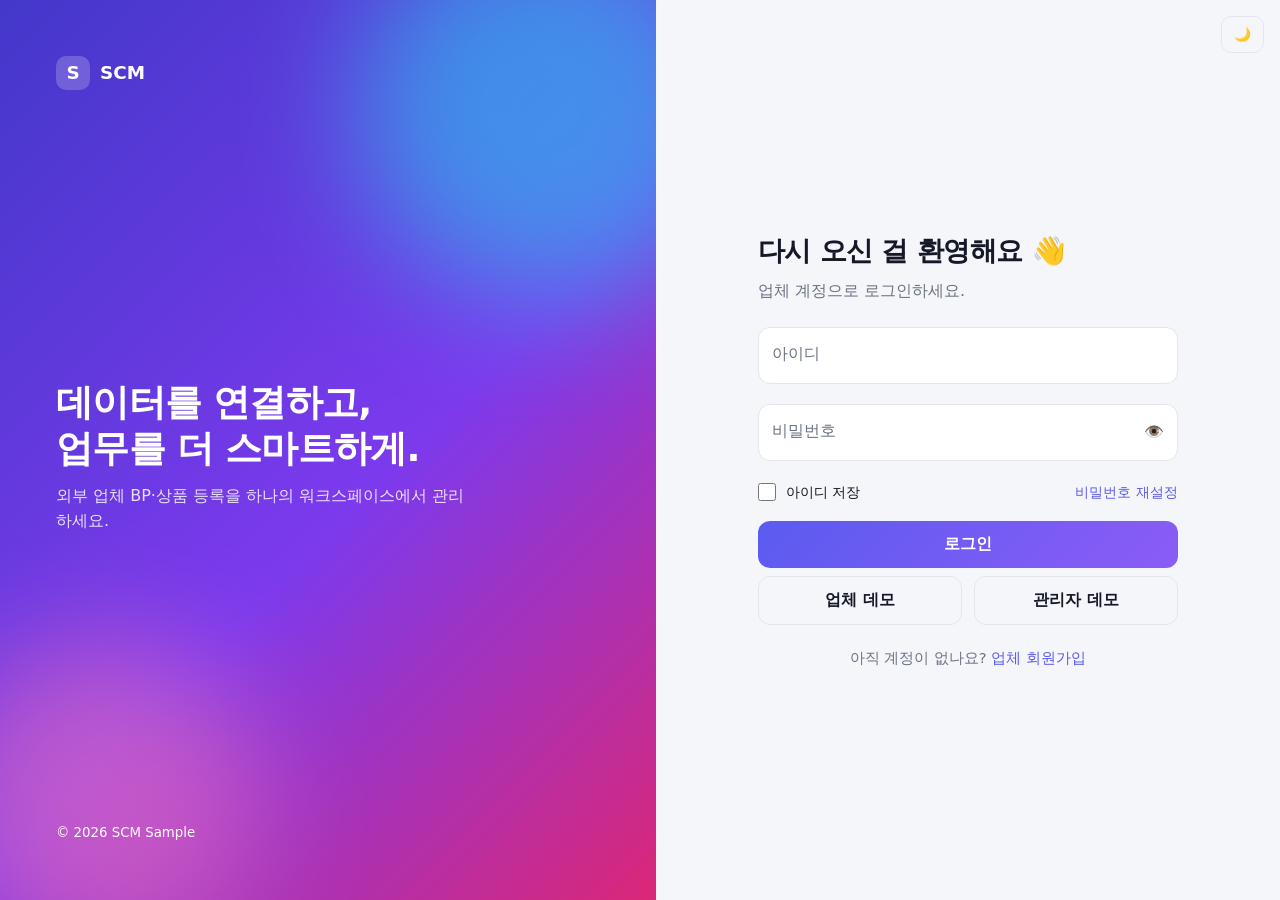
<file: admin-approvals.html>
<!DOCTYPE html>
<html lang="ko">
<head>
<meta charset="UTF-8">
<meta name="viewport" content="width=device-width, initial-scale=1">
<title>승인요청 · SCM Sample</title>
<link rel="stylesheet" href="vendor/extjs/theme/theme-triton-all.css">
<link rel="stylesheet" href="css/style.css">
<link rel="stylesheet" href="css/ext-skin.css">
</head>
<body>
<header id="topbar"></header>
<main class="container">
  <div class="page-head"><div><h1>승인요청 관리</h1><p>업체가 요청한 BP·상품 등록을 검토합니다. 승인/반려는 MDM W/F 연동으로 처리됩니다(데모).</p></div></div>
  <div id="grid" class="ext-host"></div>
</main>
<script src="vendor/extjs/ext-all.js"></script><script src="vendor/extjs/locale-ko.js"></script>
<script src="js/common.js"></script><script src="js/wf.js"></script><script src="js/ext-kit.js"></script>
<script src="js/approvals.js"></script>
</body></html>
</file>
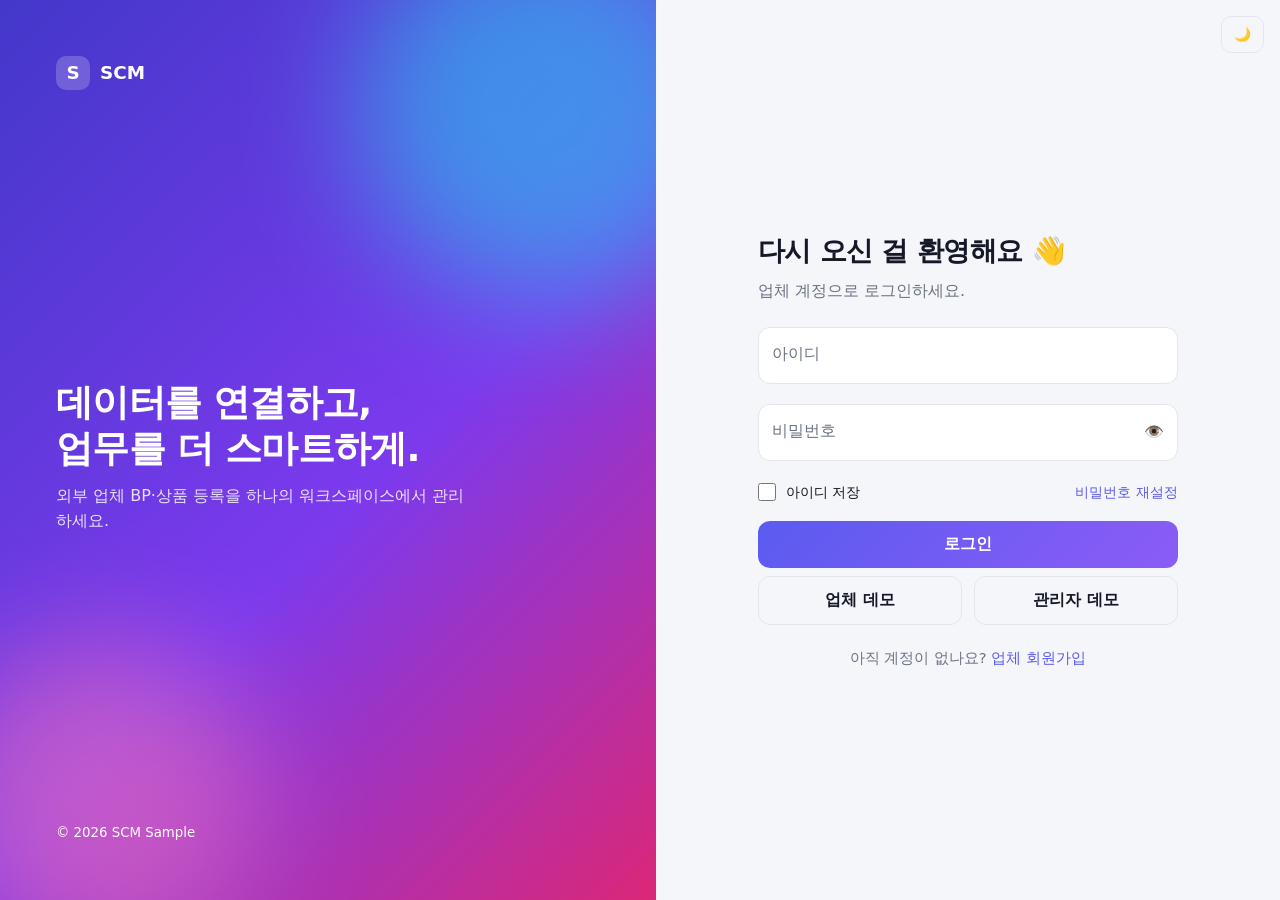
<file: admin-members.html>
<!DOCTYPE html>
<html lang="ko">
<head>
<meta charset="UTF-8">
<meta name="viewport" content="width=device-width, initial-scale=1">
<title>가입 승인 · SCM Sample</title>
<link rel="stylesheet" href="css/style.css">
</head>
<body>
<header id="topbar"></header>
<main class="container">
  <div class="page-head"><div><h1>가입 승인 관리</h1><p>업체 가입 신청을 검토하고 승인/반려 처리합니다. 처리 시 SMS가 발송됩니다(데모).</p></div>
    <button class="btn btn-primary" id="bulkApprove" type="button" disabled>선택 승인</button></div>

  <div class="stats" id="stats"></div>

  <div class="toolbar">
    <div class="search"><svg width="18" height="18" viewBox="0 0 24 24" fill="none" stroke="currentColor" stroke-width="2"><circle cx="11" cy="11" r="7"/><path d="m20 20-3.5-3.5"/></svg><input id="q" type="search" placeholder="업체명·사업자번호·아이디 검색" aria-label="검색"></div>
  </div>
  <div class="chips" id="chips" style="margin-bottom:16px">
    <button class="chip on" data-st="all">전체</button><button class="chip" data-st="pending">승인대기</button><button class="chip" data-st="approved">승인완료</button><button class="chip" data-st="rejected">반려</button><button class="chip" data-st="log">발송이력</button>
  </div>

  <div class="table-wrap" id="tblWrap">
    <table class="tbl"><thead><tr><th style="width:36px"><input type="checkbox" id="chkAll" aria-label="전체 선택"></th><th>업체명</th><th>사업자번호</th><th>대표자</th><th>담당자</th><th>신청일</th><th>상태</th></tr></thead><tbody id="rows"></tbody></table>
  </div>
  <div class="table-wrap" id="logWrap" hidden>
    <table class="tbl"><thead><tr><th>시각</th><th>채널</th><th>수신</th><th>내용</th></tr></thead><tbody id="logRows"></tbody></table>
  </div>
</main>

<div class="overlay" id="detail"><article class="modal" role="dialog" aria-modal="true">
  <div class="modal-head"><div><h2 id="dName"></h2><span class="st" id="dSt"></span></div><button class="btn btn-sm btn-ghost" data-close type="button" aria-label="닫기">✕</button></div>
  <div class="alert err" id="dReason" hidden></div>
  <dl class="dl" id="dInfo"></dl>
  <b>제출 서류</b>
  <div class="docs" id="dDocs"></div>
  <div id="dActions">
    <div class="field"><textarea id="rejectReason" placeholder=" " style="min-height:84px"></textarea><label>반려 사유 (반려 시 필수)</label><span class="msg"></span></div>
    <div class="reasons" id="reasons"><button type="button" class="chip">서류 식별 불가</button><button type="button" class="chip">사업자 정보 불일치</button><button type="button" class="chip">휴·폐업 사업자</button><button type="button" class="chip">필수 서류 누락</button></div>
    <div class="actions"><button class="btn" id="rejectBtn" type="button" style="color:var(--danger)">반려</button><button class="btn btn-primary" id="approveBtn" type="button">승인</button></div>
  </div>
</article></div>
<script src="js/common.js"></script><script src="js/admin.js"></script>
</body></html>
</file>
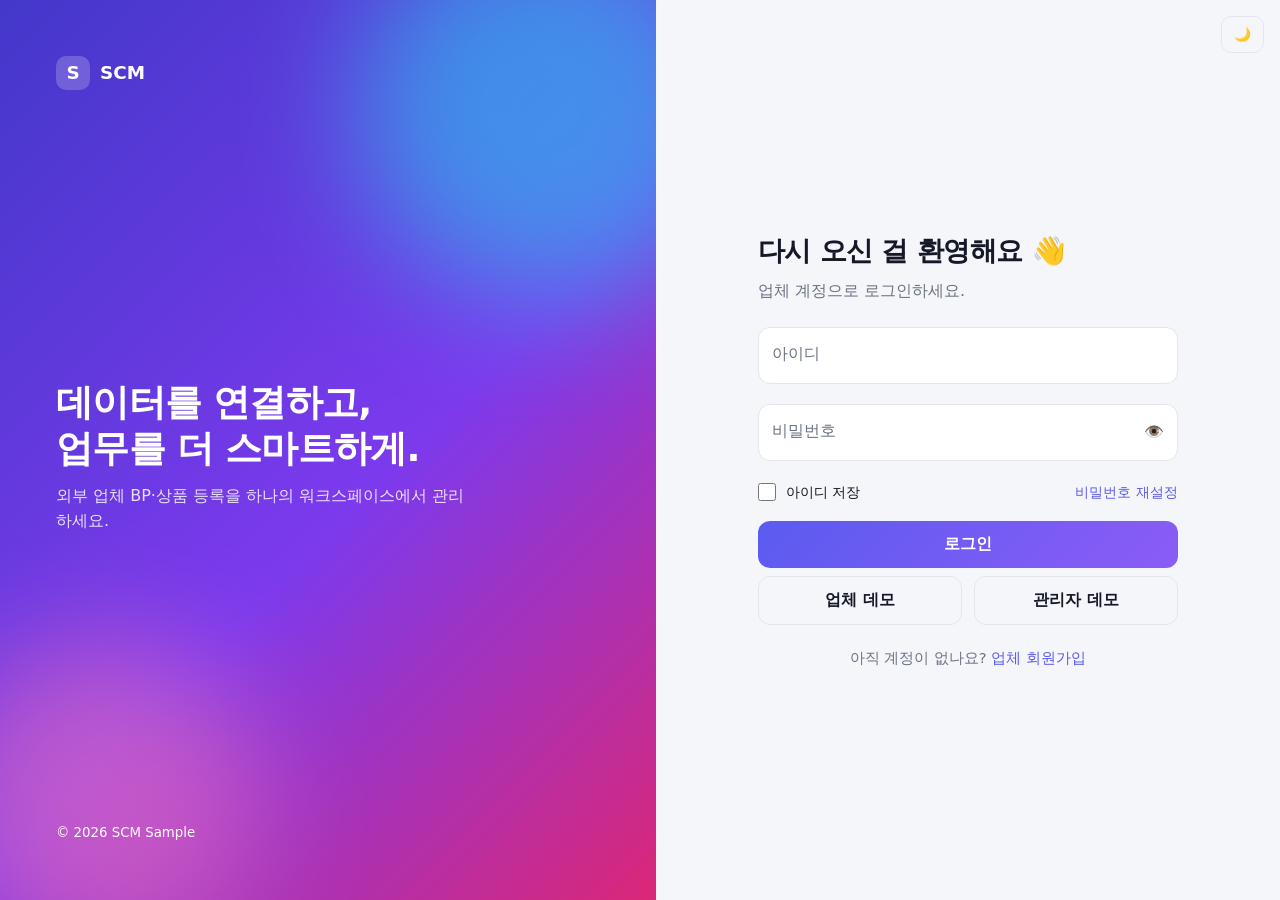
<file: board.html>
<!DOCTYPE html>
<html lang="ko">
<head>
<meta charset="UTF-8">
<meta name="viewport" content="width=device-width, initial-scale=1">
<title>게시판 · SCM Sample</title>
<link rel="stylesheet" href="css/style.css">
</head>
<body>
<header id="topbar"></header>
<main class="container">
  <div class="page-head"><div><h1>게시판</h1><p>팀의 소식과 질문을 공유하세요. <span id="count"></span></p></div><button class="btn btn-primary" id="writeBtn" type="button">✏️ 글쓰기</button></div>
  <div class="toolbar">
    <div class="search"><svg width="18" height="18" viewBox="0 0 24 24" fill="none" stroke="currentColor" stroke-width="2"><circle cx="11" cy="11" r="7"/><path d="m20 20-3.5-3.5"/></svg><input id="q" type="search" placeholder="제목·내용 검색" aria-label="검색"></div>
    <select class="select" id="sort" aria-label="정렬"><option value="new">최신순</option><option value="views">조회순</option><option value="likes">좋아요순</option></select>
  </div>
  <div class="chips" id="chips" style="margin-bottom:18px"><button class="chip on" data-cat="all">전체</button><button class="chip" data-cat="notice">공지</button><button class="chip" data-cat="free">자유</button><button class="chip" data-cat="qna">Q&amp;A</button></div>
  <ul class="post-list" id="postList"></ul>
  <div class="pager" id="pager"></div>
</main>

<div class="overlay" id="viewModal"><article class="modal" role="dialog" aria-modal="true">
  <div class="modal-head"><div><h2 id="vTitle"></h2><small id="vMeta" style="color:var(--muted)"></small></div><button class="btn btn-sm btn-ghost" data-close type="button" aria-label="닫기">✕</button></div>
  <div class="modal-body" id="vBody"></div>
  <div id="vActions" class="actions" hidden><button class="btn btn-sm" id="editBtn" type="button">수정</button><button class="btn btn-sm" id="delBtn" type="button" style="color:var(--danger)">삭제</button></div>
  <div class="comments"><b>댓글</b><div id="cList"></div>
    <form class="comment-form" id="cForm"><input id="cInput" placeholder="댓글을 입력하세요" aria-label="댓글"><button class="btn btn-primary btn-sm" type="submit">등록</button></form></div>
</article></div>

<div class="overlay" id="writeModal"><form class="modal" id="writeForm" role="dialog" aria-modal="true" novalidate>
  <div class="modal-head"><h2 id="wHead">새 글 작성</h2><button class="btn btn-sm btn-ghost" data-close type="button" aria-label="닫기">✕</button></div>
  <div class="field"><select name="category"><option value="free">자유</option><option value="qna">Q&amp;A</option><option value="notice">공지</option></select><label>분류</label></div>
  <div class="field"><input name="title" placeholder=" " maxlength="80"><label>제목</label><span class="msg"></span></div>
  <div class="field"><textarea name="content" placeholder=" " maxlength="2000"></textarea><label>내용</label><span class="msg"></span></div>
  <div class="between"><small id="wCount" style="color:var(--muted)">0 / 2000</small><div class="actions" style="margin:0"><button class="btn" data-close type="button">취소</button><button class="btn btn-primary" type="submit">저장</button></div></div>
</form></div>
<script src="js/common.js"></script><script src="js/board.js"></script>
</body></html>
</file>
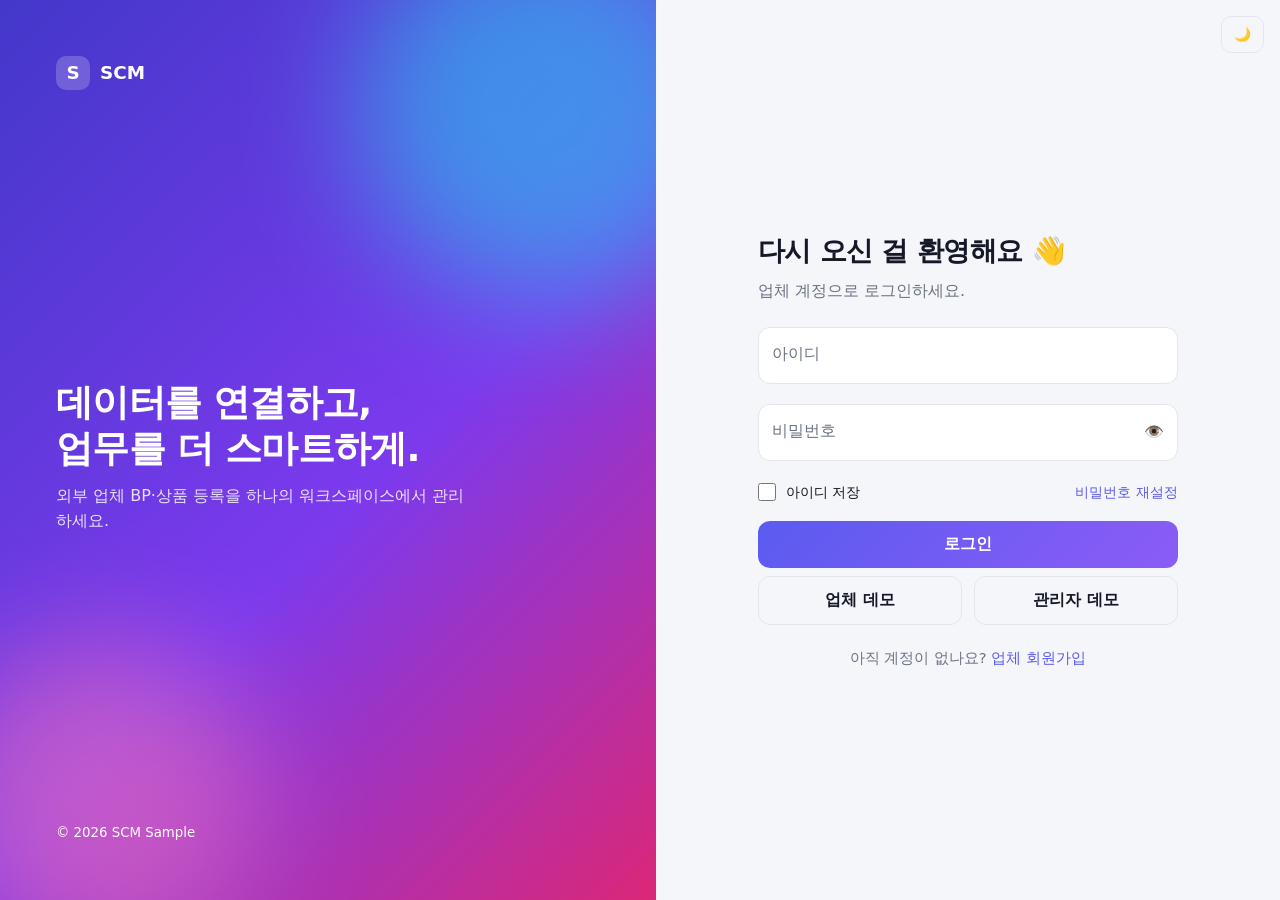
<file: bp-form.html>
<!DOCTYPE html>
<html lang="ko">
<head>
<meta charset="UTF-8">
<meta name="viewport" content="width=device-width, initial-scale=1">
<title>BP 등록 · SCM Sample</title>
<link rel="stylesheet" href="vendor/extjs/theme/theme-triton-all.css">
<link rel="stylesheet" href="css/style.css">
<link rel="stylesheet" href="css/ext-skin.css">
</head>
<body>
<header id="topbar"></header>
<main class="container" style="max-width:860px">
  <div class="page-head"><div><h1 id="title">BP 신규 등록</h1><p>거래처 정보를 입력하고 승인을 요청하세요. 승인은 MDM 워크플로우로 처리됩니다.</p></div></div>
  <div id="form" class="ext-host"></div>
</main>
<script src="vendor/extjs/ext-all.js"></script><script src="vendor/extjs/locale-ko.js"></script>
<script src="js/common.js"></script><script src="js/wf.js"></script><script src="js/ext-kit.js"></script>
<script src="js/bp-form.js"></script>
</body></html>
</file>
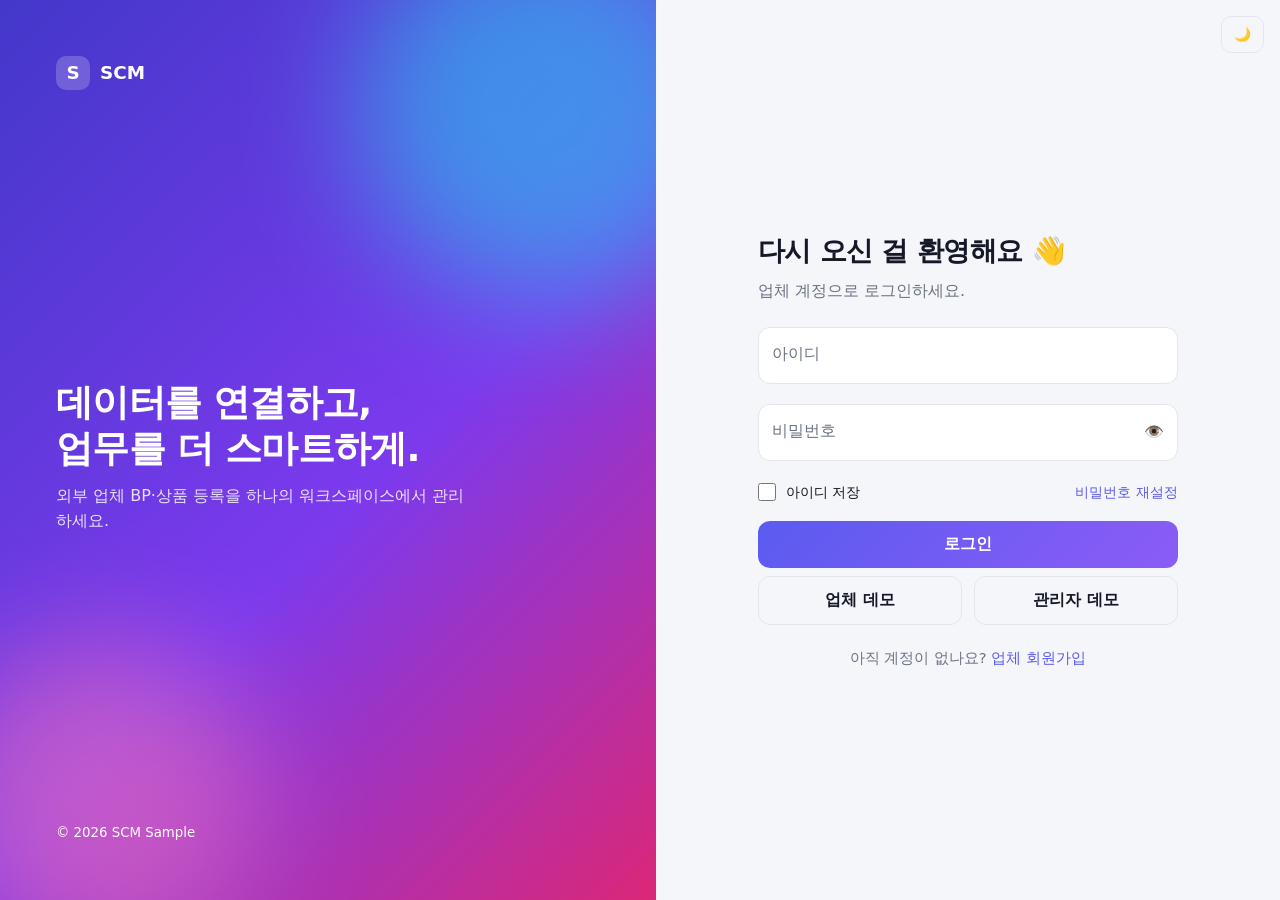
<file: bp-list.html>
<!DOCTYPE html>
<html lang="ko">
<head>
<meta charset="UTF-8">
<meta name="viewport" content="width=device-width, initial-scale=1">
<title>BP 목록 · SCM Sample</title>
<link rel="stylesheet" href="vendor/extjs/theme/theme-triton-all.css">
<link rel="stylesheet" href="css/style.css">
<link rel="stylesheet" href="css/ext-skin.css">
</head>
<body>
<header id="topbar"></header>
<main class="container">
  <div class="page-head"><div><h1>BP 목록</h1><p id="sub">거래처(BP) 등록 현황과 승인 상태를 조회합니다.</p></div></div>
  <div id="grid" class="ext-host"></div>
</main>
<script src="vendor/extjs/ext-all.js"></script><script src="vendor/extjs/locale-ko.js"></script>
<script src="js/common.js"></script><script src="js/wf.js"></script><script src="js/ext-kit.js"></script>
<script src="js/bp-list.js"></script>
</body></html>
</file>
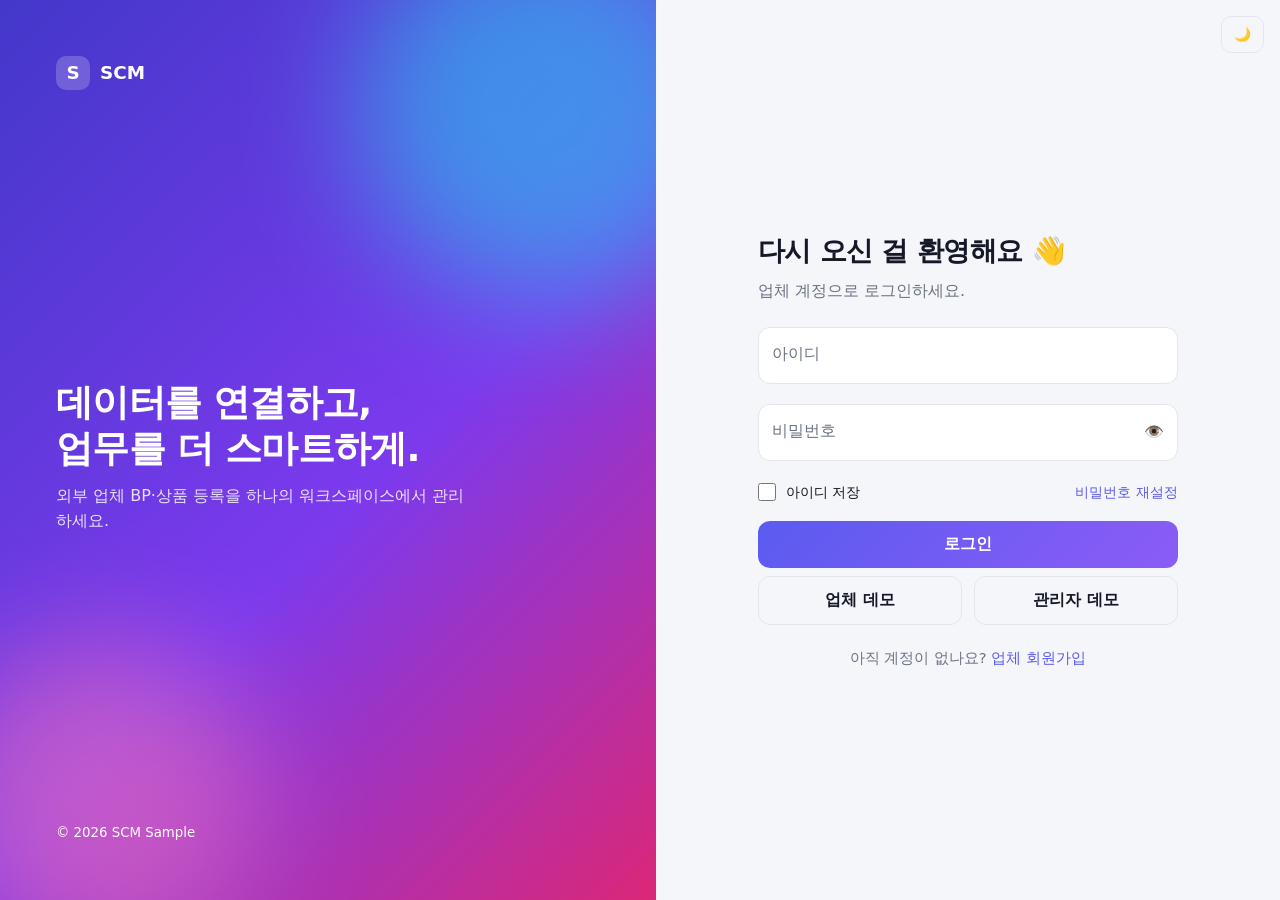
<file: login.html>
<!DOCTYPE html>
<html lang="ko">
<head>
<meta charset="UTF-8">
<meta name="viewport" content="width=device-width, initial-scale=1">
<title>로그인 · SCM Sample</title>
<link rel="stylesheet" href="css/style.css">
</head>
<body>
<button class="btn btn-sm btn-ghost theme-fab" data-theme-toggle type="button"></button>
<div class="auth">
  <aside class="auth-hero"><div class="logo"><b>S</b> SCM</div><div><h2>데이터를 연결하고,<br>업무를 더 스마트하게.</h2><p>외부 업체 BP·상품 등록을 하나의 워크스페이스에서 관리하세요.</p></div><small>© 2026 SCM Sample</small></aside>
  <main class="auth-main">
    <section class="auth-card">
      <h1>다시 오신 걸 환영해요 👋</h1>
      <p class="sub">업체 계정으로 로그인하세요.</p>
      <div class="alert info" id="joined" hidden>가입 신청이 접수되었습니다. 관리자 승인 후 SMS로 안내드립니다.</div>
      <div class="alert err" id="loginErr" hidden></div>
      <form id="loginForm" novalidate>
        <div class="field"><input name="loginId" placeholder=" " autocomplete="username" autocapitalize="none"><label>아이디</label><span class="msg"></span></div>
        <div class="field"><input name="password" type="password" placeholder=" " autocomplete="current-password"><label>비밀번호</label><button type="button" class="eye" aria-label="비밀번호 표시">👁️</button><span class="msg"></span></div>
        <div class="between" style="margin-bottom:18px"><label class="check" style="margin:0"><input type="checkbox" name="saveId"> 아이디 저장</label><a href="reset.html">비밀번호 재설정</a></div>
        <button class="btn btn-primary btn-block" type="submit">로그인</button>
        <div class="row" style="margin-top:8px"><button class="btn btn-ghost" type="button" data-fill="demo">업체 데모</button><button class="btn btn-ghost" type="button" data-fill="admin">관리자 데모</button></div>
      </form>
      <p class="foot">아직 계정이 없나요? <a href="signup.html">업체 회원가입</a></p>
    </section>
  </main>
</div>
<script src="js/common.js"></script><script src="js/auth.js"></script>
</body></html>
</file>
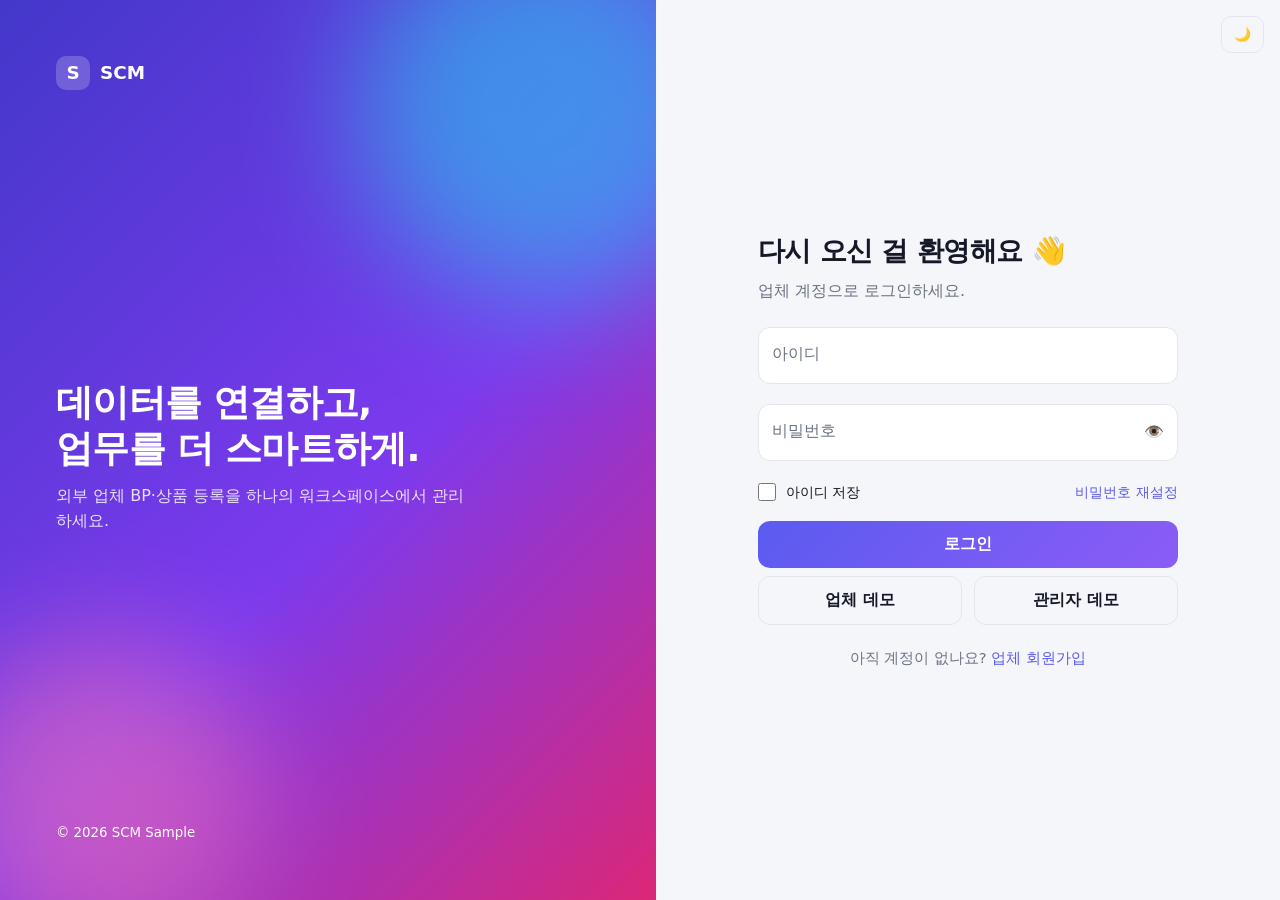
<file: product-list.html>
<!DOCTYPE html>
<html lang="ko">
<head>
<meta charset="UTF-8">
<meta name="viewport" content="width=device-width, initial-scale=1">
<title>상품 목록 · SCM Sample</title>
<link rel="stylesheet" href="vendor/extjs/theme/theme-triton-all.css">
<link rel="stylesheet" href="css/style.css">
<link rel="stylesheet" href="css/ext-skin.css">
</head>
<body>
<header id="topbar"></header>
<main class="container">
  <div class="page-head"><div><h1>상품 목록</h1><p id="sub">상품 등록 현황과 승인 상태를 조회합니다.</p></div></div>
  <div id="grid" class="ext-host"></div>
</main>
<script src="vendor/extjs/ext-all.js"></script><script src="vendor/extjs/locale-ko.js"></script>
<script src="js/common.js"></script><script src="js/wf.js"></script><script src="js/ext-kit.js"></script>
<script src="js/product-list.js"></script>
</body></html>
</file>
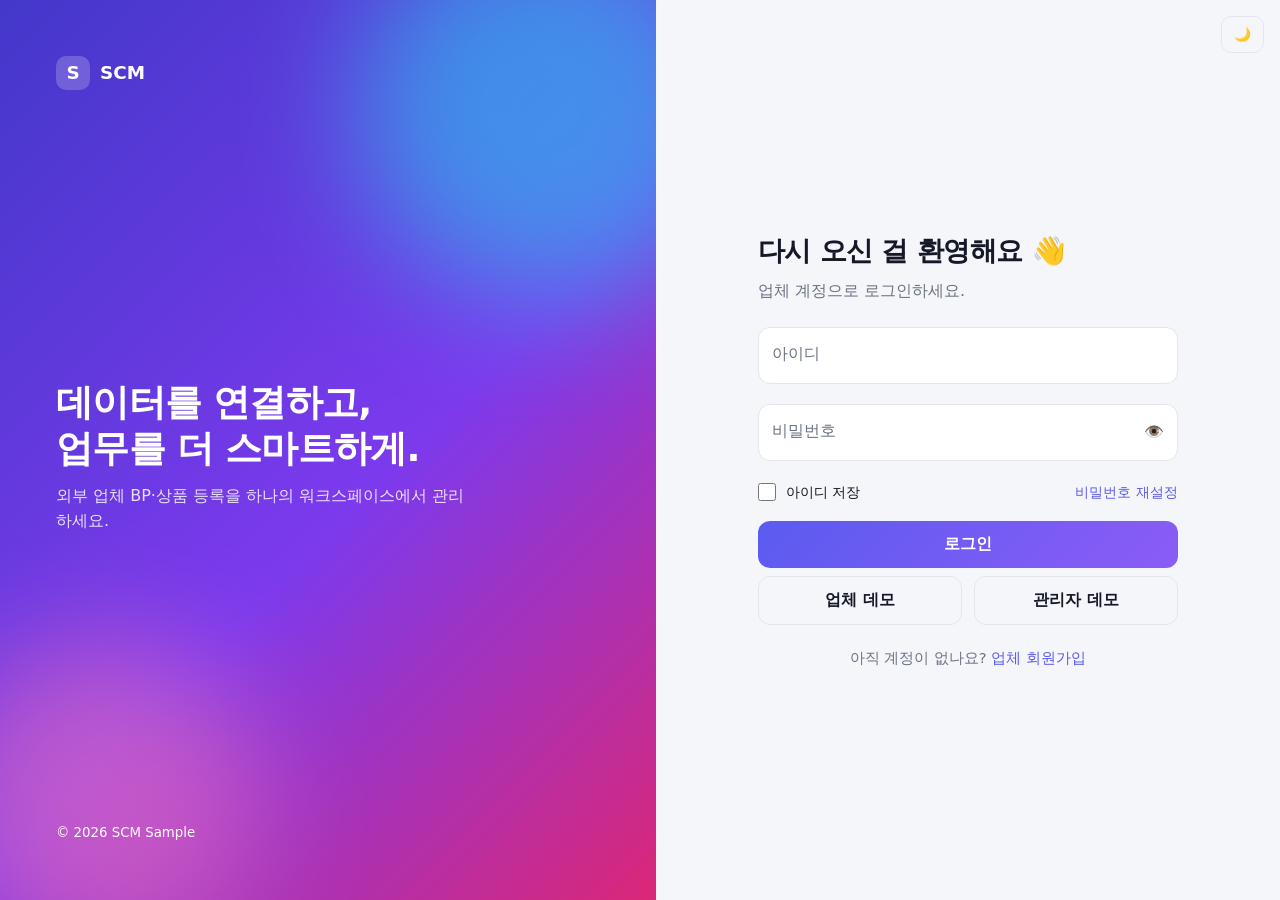
<file: product.html>
<!DOCTYPE html>
<html lang="ko">
<head>
<meta charset="UTF-8">
<meta name="viewport" content="width=device-width, initial-scale=1">
<title>상품등록 · SCM Sample</title>
<link rel="stylesheet" href="css/style.css">
</head>
<body>
<header id="topbar"></header>
<main class="container">
  <div class="page-head"><div><h1>상품 등록</h1><p>이미지·가격·태그를 입력하면 오른쪽에서 실시간으로 확인할 수 있어요.</p></div></div>
  <form id="productForm" novalidate>
  <div class="product-grid">
    <div style="display:grid;gap:20px">
      <section class="card"><h2>기본 정보</h2>
        <div class="field"><input name="name" placeholder=" " maxlength="60"><label>상품명</label><span class="msg"></span></div>
        <div class="field"><select name="category"><option value="">선택하세요</option><option>의류</option><option>식품</option><option>전자기기</option><option>생활용품</option><option>뷰티</option></select><label>카테고리</label><span class="msg"></span></div>
        <div class="field"><textarea name="desc" placeholder=" "></textarea><label>상품 설명</label><span class="msg"></span></div>
        <div class="tags" id="tagBox"><input id="tagInput" placeholder="태그 입력 후 Enter (최대 8개)" aria-label="태그"></div>
      </section>
      <section class="card"><h2>가격 · 재고</h2>
        <div class="row">
          <div class="field"><input name="price" type="number" min="0" placeholder=" "><label>판매가</label><span class="suffix">원</span><span class="msg"></span></div>
          <div class="field"><input name="discount" type="number" min="0" max="90" placeholder=" "><label>할인율</label><span class="suffix">%</span></div>
        </div>
        <div class="field"><input name="stock" type="number" min="0" placeholder=" "><label>재고 수량</label><span class="suffix">개</span><span class="msg"></span></div>
        <div class="toggle-row"><div><b>품절 처리</b><br><small style="color:var(--muted)">켜면 구매할 수 없습니다.</small></div><label class="switch"><input type="checkbox" name="soldout"><i></i></label></div>
      </section>
      <section class="card"><h2>상품 이미지 <small id="imgCount" style="color:var(--muted);font-weight:400">0/5</small></h2>
        <div class="dropzone" id="dropzone" tabindex="0" role="button">📷 이미지를 드래그하거나 클릭해서 업로드<br><small>JPG·PNG, 장당 3MB 이하 · 첫 번째가 대표 이미지</small></div>
        <input type="file" id="files" accept="image/*" multiple hidden>
        <div class="thumbs" id="thumbs"></div>
      </section>
      <div class="actions"><button class="btn" type="button" id="draftBtn">임시저장</button><button class="btn btn-primary" type="submit">상품 등록</button></div>
    </div>
    <aside class="card preview"><h2>미리보기</h2>
      <div class="pimg" id="pvImg">🖼️</div>
      <b id="pvName"></b>
      <div class="price" id="pvPrice">—</div>
      <small id="pvStatus" style="color:var(--muted)"></small>
      <div id="pvTags" style="margin-top:8px"></div>
    </aside>
  </div></form>
</main>
<script src="js/common.js"></script><script src="js/product.js"></script>
</body></html>
</file>
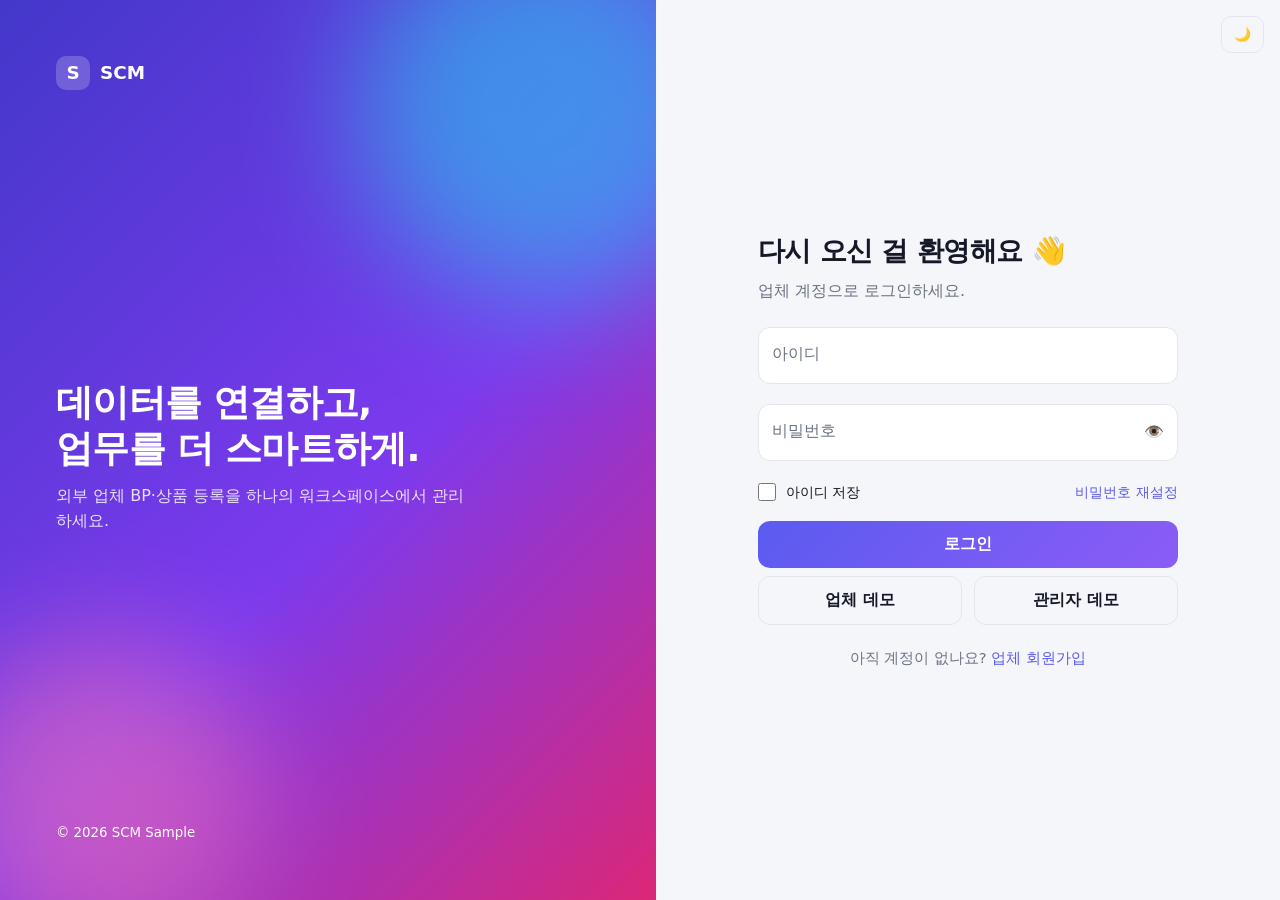
<file: profile.html>
<!DOCTYPE html>
<html lang="ko">
<head>
<meta charset="UTF-8">
<meta name="viewport" content="width=device-width, initial-scale=1">
<title>내정보 · SCM Sample</title>
<link rel="stylesheet" href="css/style.css">
</head>
<body>
<header id="topbar"></header>
<main class="container narrow">
  <div class="page-head"><div><h1>내정보</h1><p>업체·담당자 정보와 보안 설정을 변경할 수 있어요.</p></div><span class="st" id="myStatus"></span></div>
  <div style="display:grid;gap:20px">

    <section class="card"><h2>계정</h2>
      <dl class="dl"><dt>아이디</dt><dd id="pId"></dd><dt>가입일</dt><dd id="pDate"></dd><dt>권한</dt><dd id="pRole"></dd></dl>
    </section>

    <form class="card" id="coForm" novalidate data-vendor><h2>업체 정보</h2>
      <div class="field has-btn"><input name="bizNo" placeholder=" " readonly><label>사업자등록번호</label><button type="button" class="btn btn-sm inline-btn" id="bizEdit">변경</button><span class="msg"></span><span class="ok" id="bizOk">✔ 국세청 재조회 완료</span></div>
      <div class="field"><input name="company" placeholder=" "><label>업체명</label><span class="msg"></span></div>
      <div class="row"><div class="field"><input name="ceo" placeholder=" "><label>대표자명</label><span class="msg"></span></div>
      <div class="field"><select name="bizType"><option value="">선택</option><option>식품</option><option>생활용품</option><option>전자기기</option><option>뷰티</option><option>의류</option><option>기타</option></select><label>업종</label><span class="msg"></span></div></div>
      <div class="actions"><button class="btn btn-primary" type="submit">업체정보 저장</button></div>
    </form>

    <form class="card" id="mgForm" novalidate><h2>담당자 정보</h2>
      <div class="field"><input name="mName" placeholder=" "><label>담당자명</label><span class="msg"></span></div>
      <div class="field"><input name="email" type="email" placeholder=" "><label>이메일</label><span class="msg"></span></div>
      <div class="field has-btn"><input name="phone" inputmode="numeric" placeholder=" "><label>휴대폰 번호</label><button type="button" class="btn btn-sm inline-btn" id="sendCode" hidden>재인증</button><span class="msg"></span><span class="ok">✔ 재인증 완료</span></div>
      <div class="field has-btn" id="codeRow" hidden><input name="code" inputmode="numeric" maxlength="6" placeholder=" "><label>인증번호 6자리 <span class="timer" id="timer"></span></label><button type="button" class="btn btn-sm inline-btn" id="verifyCode">확인</button><span class="msg"></span></div>
      <p class="hint" id="phoneHint" hidden>휴대폰 번호를 바꾸면 SMS 재인증이 필요합니다.</p>
      <div class="actions"><button class="btn btn-primary" type="submit">담당자정보 저장</button></div>
    </form>

    <form class="card" id="pwForm" novalidate><h2>비밀번호 변경</h2>
      <div class="field"><input name="cur" type="password" placeholder=" " autocomplete="current-password"><label>현재 비밀번호</label><button type="button" class="eye" aria-label="비밀번호 표시">👁️</button><span class="msg"></span></div>
      <div class="field"><input name="password" type="password" placeholder=" " autocomplete="new-password"><label>새 비밀번호</label><button type="button" class="eye" aria-label="비밀번호 표시">👁️</button><span class="msg"></span></div>
      <div class="meter"><i></i><i></i><i></i><i></i></div><div class="meter-text">8자 이상, 영문+숫자 조합</div>
      <div class="field"><input name="password2" type="password" placeholder=" " autocomplete="new-password"><label>새 비밀번호 확인</label><span class="msg"></span></div>
      <div class="actions"><button class="btn btn-primary" type="submit">비밀번호 변경</button></div>
    </form>

    <form class="card" id="agForm"><h2>수신동의</h2>
      <div class="toggle-row line"><div><b>이메일</b><br><small style="color:var(--muted)">공지·승인 결과 안내</small></div><label class="switch"><input type="checkbox" name="email"><i></i></label></div>
      <div class="toggle-row line"><div><b>SMS</b><br><small style="color:var(--muted)">승인/반려 문자</small></div><label class="switch"><input type="checkbox" name="sms"><i></i></label></div>
      <div class="toggle-row line"><div><b>알림톡</b><br><small style="color:var(--muted)">카카오 알림톡</small></div><label class="switch"><input type="checkbox" name="talk"><i></i></label></div>
      <div class="actions"><button class="btn btn-primary" type="submit">수신동의 저장</button></div>
    </form>
  </div>
</main>
<script src="js/common.js"></script><script src="js/profile.js"></script>
</body></html>
</file>
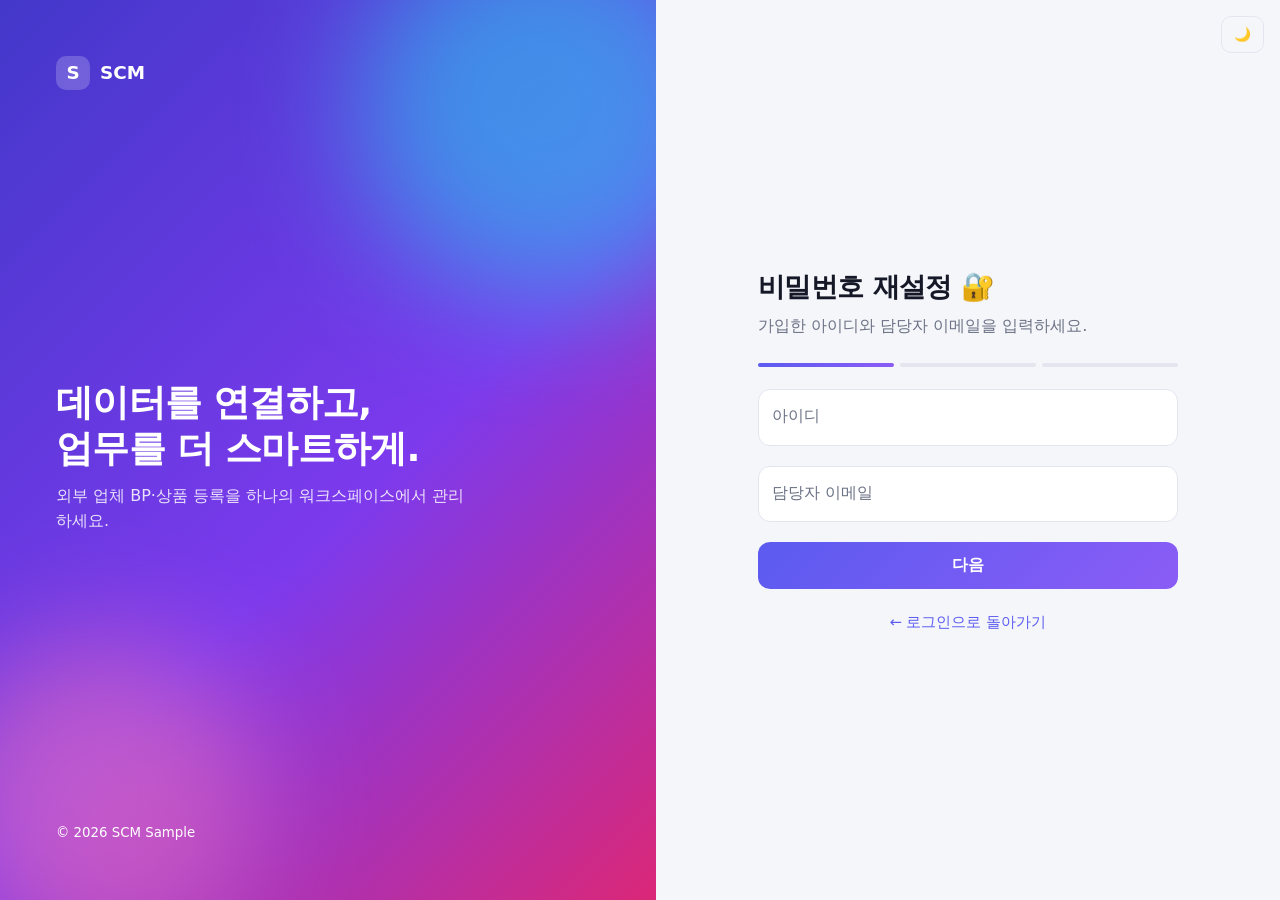
<file: reset.html>
<!DOCTYPE html>
<html lang="ko">
<head>
<meta charset="UTF-8">
<meta name="viewport" content="width=device-width, initial-scale=1">
<title>비밀번호재설정 · SCM Sample</title>
<link rel="stylesheet" href="css/style.css">
</head>
<body>
<button class="btn btn-sm btn-ghost theme-fab" data-theme-toggle type="button"></button>
<div class="auth">
  <aside class="auth-hero"><div class="logo"><b>S</b> SCM</div><div><h2>데이터를 연결하고,<br>업무를 더 스마트하게.</h2><p>외부 업체 BP·상품 등록을 하나의 워크스페이스에서 관리하세요.</p></div><small>© 2026 SCM Sample</small></aside>
  <main class="auth-main">
    <section class="auth-card">
      <h1>비밀번호 재설정 🔐</h1>
      <p class="sub" id="rsSub">가입한 아이디와 담당자 이메일을 입력하세요.</p>
      <div class="steps"><span></span><span></span><span></span></div>
      <form id="resetForm" novalidate>
        <div class="pane">
          <div class="field"><input name="loginId" placeholder=" " autocapitalize="none"><label>아이디</label><span class="msg"></span></div>
          <div class="field"><input name="email" type="email" placeholder=" "><label>담당자 이메일</label><span class="msg"></span></div>
          <button class="btn btn-primary btn-block" type="button" id="rsFind">다음</button>
        </div>
        <div class="pane" hidden>
          <div class="row" style="margin-bottom:14px"><label class="check" style="margin:0"><input type="radio" name="channel" value="이메일" checked> 이메일</label><label class="check" style="margin:0"><input type="radio" name="channel" value="SMS"> SMS</label></div>
          <p class="hint" id="rsTarget"></p>
          <button class="btn btn-block" type="button" id="rsSend" style="margin-bottom:14px">인증번호 받기</button>
          <div class="field has-btn" id="rsCodeRow" hidden><input name="code" inputmode="numeric" maxlength="6" placeholder=" "><label>인증번호 6자리 <span class="timer" id="rsTimer"></span></label><button type="button" class="btn btn-sm inline-btn" id="rsVerify">확인</button><span class="msg"></span></div>
        </div>
        <div class="pane" hidden>
          <div class="field"><input name="password" type="password" placeholder=" " autocomplete="new-password"><label>새 비밀번호</label><button type="button" class="eye" aria-label="비밀번호 표시">👁️</button><span class="msg"></span></div>
          <div class="meter"><i></i><i></i><i></i><i></i></div><div class="meter-text">8자 이상, 영문+숫자 조합</div>
          <div class="field"><input name="password2" type="password" placeholder=" " autocomplete="new-password"><label>새 비밀번호 확인</label><span class="msg"></span></div>
          <button class="btn btn-primary btn-block" type="submit">변경하기</button>
          <p class="hint" style="margin-top:10px">잠긴 계정도 변경 즉시 잠금이 해제됩니다.</p>
        </div>
      </form>
      <p class="foot"><a href="login.html">← 로그인으로 돌아가기</a></p>
    </section>
  </main>
</div>
<script src="js/common.js"></script><script src="js/reset.js"></script>
</body></html>
</file>
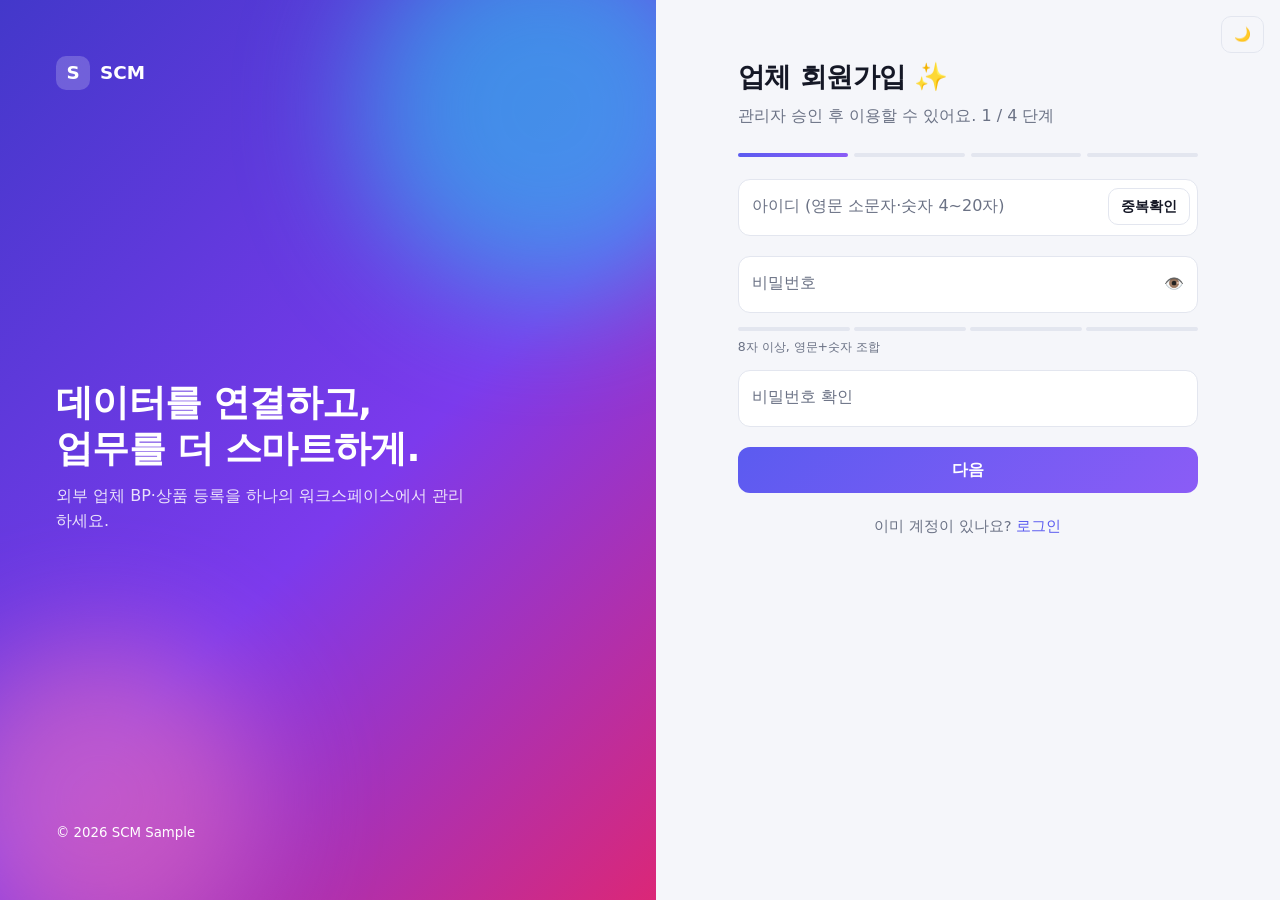
<file: signup.html>
<!DOCTYPE html>
<html lang="ko">
<head>
<meta charset="UTF-8">
<meta name="viewport" content="width=device-width, initial-scale=1">
<title>회원가입 · SCM Sample</title>
<link rel="stylesheet" href="css/style.css">
</head>
<body>
<button class="btn btn-sm btn-ghost theme-fab" data-theme-toggle type="button"></button>
<div class="auth">
  <aside class="auth-hero"><div class="logo"><b>S</b> SCM</div><div><h2>데이터를 연결하고,<br>업무를 더 스마트하게.</h2><p>외부 업체 BP·상품 등록을 하나의 워크스페이스에서 관리하세요.</p></div><small>© 2026 SCM Sample</small></aside>
  <main class="auth-main" style="align-items:flex-start;padding-top:56px">
    <section class="auth-card" style="max-width:460px">
      <h1>업체 회원가입 ✨</h1>
      <p class="sub">관리자 승인 후 이용할 수 있어요. <span id="stepLabel"></span></p>
      <div class="steps"><span></span><span></span><span></span><span></span></div>
      <form id="signupForm" novalidate>
        <!-- 1. 계정 -->
        <div class="pane">
          <div class="field has-btn"><input name="loginId" placeholder=" " autocomplete="username" autocapitalize="none" maxlength="20"><label>아이디 (영문 소문자·숫자 4~20자)</label><button type="button" class="btn btn-sm inline-btn" id="idCheck">중복확인</button><span class="msg"></span><span class="ok">✔ 사용 가능한 아이디입니다.</span></div>
          <div class="field"><input name="password" type="password" placeholder=" " autocomplete="new-password"><label>비밀번호</label><button type="button" class="eye" aria-label="비밀번호 표시">👁️</button><span class="msg"></span></div>
          <div class="meter"><i></i><i></i><i></i><i></i></div><div class="meter-text">8자 이상, 영문+숫자 조합</div>
          <div class="field"><input name="password2" type="password" placeholder=" " autocomplete="new-password"><label>비밀번호 확인</label><span class="msg"></span></div>
          <button class="btn btn-primary btn-block" type="button" data-next>다음</button>
        </div>
        <!-- 2. 업체 정보 -->
        <div class="pane" hidden>
          <div class="field has-btn"><input name="bizNo" inputmode="numeric" placeholder=" "><label>사업자등록번호</label><button type="button" class="btn btn-sm inline-btn" id="bizCheck">조회</button><span class="msg"></span><span class="ok" id="bizOk">✔ 국세청 조회 완료</span></div>
          <p class="hint">데모: 체크섬이 맞는 번호만 통과합니다. 예) 111-22-23339</p>
          <div class="field"><input name="company" placeholder=" "><label>업체명</label><span class="msg"></span></div>
          <div class="row"><div class="field"><input name="ceo" placeholder=" "><label>대표자명</label><span class="msg"></span></div>
          <div class="field"><select name="bizType"><option value="">선택</option><option>식품</option><option>생활용품</option><option>전자기기</option><option>뷰티</option><option>의류</option><option>기타</option></select><label>업종</label><span class="msg"></span></div></div>
          <div class="row"><button class="btn" type="button" data-prev>이전</button><button class="btn btn-primary" type="button" data-next>다음</button></div>
        </div>
        <!-- 3. 담당자 + 본인인증 -->
        <div class="pane" hidden>
          <div class="field"><input name="mName" placeholder=" " autocomplete="name"><label>담당자명</label><span class="msg"></span></div>
          <div class="field"><input name="email" type="email" placeholder=" " autocomplete="email"><label>담당자 이메일</label><span class="msg"></span></div>
          <div class="field has-btn"><input name="phone" inputmode="numeric" placeholder=" " autocomplete="tel"><label>휴대폰 번호</label><button type="button" class="btn btn-sm inline-btn" id="sendCode">인증요청</button><span class="msg"></span><span class="ok">✔ 본인인증이 완료되었습니다.</span></div>
          <div class="field has-btn" id="codeRow" hidden><input name="code" inputmode="numeric" maxlength="6" placeholder=" "><label>인증번호 6자리 <span class="timer" id="timer"></span></label><button type="button" class="btn btn-sm inline-btn" id="verifyCode">확인</button><span class="msg"></span></div>
          <p class="hint">2차 인증(공동인증서 등)이 필요하면 이 단계에 추가됩니다.</p>
          <div class="row"><button class="btn" type="button" data-prev>이전</button><button class="btn btn-primary" type="button" data-next>다음</button></div>
        </div>
        <!-- 4. 서류 + 약관 -->
        <div class="pane" hidden>
          <div class="upload" data-doc="bizLicense"><b>사업자등록증 <small style="color:var(--danger)">(필수)</small></b><button class="btn btn-sm" type="button">파일 선택</button><input type="file" accept=".pdf,image/*" hidden><span class="fname">PDF·JPG·PNG, 5MB 이하</span></div>
          <div class="upload" data-doc="bankbook"><b>통장사본 <small style="color:var(--muted)">(선택)</small></b><button class="btn btn-sm" type="button">파일 선택</button><input type="file" accept=".pdf,image/*" hidden><span class="fname">PDF·JPG·PNG, 5MB 이하</span></div>
          <label class="check"><input type="checkbox" id="agreeAll"> <b>전체 동의</b></label>
          <label class="check"><input type="checkbox" class="agree" required> [필수] 이용약관 동의</label>
          <label class="check"><input type="checkbox" class="agree" required> [필수] 개인정보 수집·이용 동의</label>
          <label class="check"><input type="checkbox" class="agree" name="agEmail"> [선택] 이메일 수신 동의</label>
          <label class="check"><input type="checkbox" class="agree" name="agSms"> [선택] SMS·알림톡 수신 동의</label>
          <div class="row" style="margin-top:14px"><button class="btn" type="button" data-prev>이전</button><button class="btn btn-primary" type="submit">가입 신청</button></div>
        </div>
      </form>
      <p class="foot">이미 계정이 있나요? <a href="login.html">로그인</a></p>
    </section>
  </main>
</div>
<script src="js/common.js"></script><script src="js/auth.js"></script>
</body></html>
</file>
<file: vendor/extjs/theme/theme-triton-all.css>
@import 'theme-triton-all_1.css';
@import 'theme-triton-all_2.css';
</file>
<file: css/style.css>
/* ===== Design tokens ===== */
:root{
  --bg:#f5f6fa; --surface:#fff; --surface-2:#f0f2f8; --text:#151826; --muted:#6b7285;
  --border:#e3e6ef; --primary:#5b5bf0; --primary-2:#8b5cf6; --primary-soft:#eceaff;
  --danger:#e5484d; --success:#16a34a; --warn:#d97706;
  --radius:14px; --shadow:0 1px 2px rgba(20,24,50,.05),0 8px 28px rgba(20,24,50,.07);
  --font:"Pretendard","Inter",system-ui,-apple-system,"Segoe UI","Noto Sans KR",sans-serif;
}
[data-theme="dark"]{
  --bg:#0d0f18; --surface:#161927; --surface-2:#1d2133; --text:#eceefa; --muted:#99a0b8;
  --border:#272b40; --primary-soft:#26264d; --shadow:0 1px 2px rgba(0,0,0,.4),0 8px 28px rgba(0,0,0,.35);
}
*{box-sizing:border-box;margin:0}
html{color-scheme:light dark}
body{font-family:var(--font);background:var(--bg);color:var(--text);line-height:1.55;min-height:100vh;transition:background .25s,color .25s}
a{color:var(--primary);text-decoration:none} a:hover{text-decoration:underline}
button,input,select,textarea{font:inherit;color:inherit}
:focus-visible{outline:3px solid color-mix(in srgb,var(--primary) 45%,transparent);outline-offset:2px}
.sr-only{position:absolute;width:1px;height:1px;overflow:hidden;clip:rect(0 0 0 0)}

/* ===== Buttons ===== */
.btn{display:inline-flex;align-items:center;justify-content:center;gap:8px;padding:11px 18px;border-radius:12px;border:1px solid var(--border);background:var(--surface);cursor:pointer;font-weight:600;transition:transform .12s,box-shadow .2s,background .2s}
.btn:hover{transform:translateY(-1px);box-shadow:var(--shadow);text-decoration:none}
.btn:active{transform:scale(.98)}
.btn[disabled]{opacity:.6;pointer-events:none}
.btn-primary{background:linear-gradient(135deg,var(--primary),var(--primary-2));color:#fff;border:0}
.btn-ghost{background:transparent}
.btn-block{width:100%}
.btn-sm{padding:7px 12px;font-size:.85rem;border-radius:10px}
.spinner{width:16px;height:16px;border:2px solid rgba(255,255,255,.5);border-top-color:#fff;border-radius:50%;animation:spin .7s linear infinite}
@keyframes spin{to{transform:rotate(360deg)}}

/* ===== Form ===== */
.field{position:relative;margin-bottom:16px}
.field input,.field select,.field textarea{width:100%;padding:22px 14px 8px;background:var(--surface);border:1.5px solid var(--border);border-radius:12px;transition:border-color .2s,box-shadow .2s}
.field textarea{min-height:130px;resize:vertical}
.field label{position:absolute;left:14px;top:15px;color:var(--muted);pointer-events:none;transition:all .15s;transform-origin:left top}
.field input:focus+label,.field input:not(:placeholder-shown)+label,
.field textarea:focus+label,.field textarea:not(:placeholder-shown)+label,
.field select+label{top:6px;font-size:.72rem;color:var(--primary)}
.field input:focus,.field select:focus,.field textarea:focus{border-color:var(--primary);box-shadow:0 0 0 4px color-mix(in srgb,var(--primary) 16%,transparent);outline:0}
.field.invalid input,.field.invalid select,.field.invalid textarea{border-color:var(--danger)}
.field.valid input{border-color:var(--success)}
.field .msg{display:block;font-size:.78rem;color:var(--danger);min-height:0;margin:4px 4px 0;max-height:0;overflow:hidden;opacity:0;transition:all .2s}
.field.invalid .msg{max-height:40px;opacity:1}
.field .eye{position:absolute;right:8px;top:10px;background:none;border:0;cursor:pointer;padding:6px;border-radius:8px;color:var(--muted)}
.field .suffix{position:absolute;right:14px;top:16px;color:var(--muted);font-size:.9rem}
.row{display:grid;grid-template-columns:1fr 1fr;gap:12px}
.check{display:flex;gap:10px;align-items:flex-start;font-size:.9rem;margin:8px 0;cursor:pointer}
.check input{accent-color:var(--primary);width:18px;height:18px;margin-top:2px}
.meter{display:flex;gap:4px;margin:-6px 0 14px}
.meter i{flex:1;height:4px;border-radius:4px;background:var(--border);transition:background .25s}
.meter-text{font-size:.78rem;color:var(--muted);margin:-8px 0 14px}

/* ===== Auth layout ===== */
.auth{display:grid;grid-template-columns:1.05fr 1fr;min-height:100vh}
.auth-hero{position:relative;overflow:hidden;color:#fff;padding:56px;display:flex;flex-direction:column;justify-content:space-between;background:linear-gradient(135deg,#4338ca,#7c3aed 55%,#db2777)}
.auth-hero::before,.auth-hero::after{content:"";position:absolute;border-radius:50%;filter:blur(60px);opacity:.55;animation:float 12s ease-in-out infinite}
.auth-hero::before{width:380px;height:380px;background:#22d3ee;top:-80px;right:-80px}
.auth-hero::after{width:320px;height:320px;background:#f472b6;bottom:-60px;left:-60px;animation-delay:-6s}
@keyframes float{50%{transform:translate(30px,40px) scale(1.1)}}
.auth-hero>*{position:relative;z-index:1}
.auth-hero h2{font-size:2.3rem;line-height:1.25;letter-spacing:-.02em}
.auth-hero p{opacity:.85;margin-top:12px;max-width:420px}
.auth-main{display:flex;align-items:center;justify-content:center;padding:32px;position:relative}
.auth-card{width:100%;max-width:420px;animation:rise .5s both}
@keyframes rise{from{opacity:0;transform:translateY(14px)}}
.auth-card h1{font-size:1.7rem;letter-spacing:-.02em}
.auth-card .sub{color:var(--muted);margin:6px 0 24px}
.between{display:flex;justify-content:space-between;align-items:center;font-size:.9rem}
.foot{text-align:center;margin-top:22px;color:var(--muted);font-size:.92rem}
.theme-fab{position:fixed;top:16px;right:16px;z-index:50}
.logo{display:flex;align-items:center;gap:10px;font-weight:800;font-size:1.15rem}
.logo b{display:grid;place-items:center;width:34px;height:34px;border-radius:10px;background:rgba(255,255,255,.2)}
.app .logo b{background:linear-gradient(135deg,var(--primary),var(--primary-2));color:#fff}
.steps{display:flex;gap:6px;margin-bottom:22px}
.steps span{flex:1;height:4px;border-radius:4px;background:var(--border)}
.steps span.on{background:linear-gradient(90deg,var(--primary),var(--primary-2))}
.pane[hidden]{display:none}

/* ===== App shell ===== */
.topbar{position:sticky;top:0;z-index:40;display:flex;align-items:center;gap:20px;padding:12px 28px;background:color-mix(in srgb,var(--surface) 82%,transparent);backdrop-filter:blur(12px);border-bottom:1px solid var(--border)}
.topbar nav{display:flex;gap:4px;margin-right:auto}
.topbar nav a{white-space:nowrap;padding:8px 14px;border-radius:10px;color:var(--muted);font-weight:600}
.topbar nav a:hover,.topbar nav a.active{background:var(--primary-soft);color:var(--primary);text-decoration:none}
.avatar{width:34px;height:34px;border-radius:50%;display:grid;place-items:center;background:linear-gradient(135deg,var(--primary),var(--primary-2));color:#fff;font-weight:700;font-size:.85rem}
.container{max-width:1080px;margin:0 auto;padding:32px 24px 80px}
.page-head{display:flex;justify-content:space-between;align-items:flex-end;gap:16px;flex-wrap:wrap;margin-bottom:22px}
.page-head h1{font-size:1.65rem;letter-spacing:-.02em}
.page-head p{color:var(--muted)}
.card{background:var(--surface);border:1px solid var(--border);border-radius:var(--radius);box-shadow:var(--shadow);padding:24px}

/* ===== Board ===== */
.toolbar{display:flex;gap:10px;flex-wrap:wrap;margin-bottom:16px}
.search{flex:1;min-width:220px;position:relative}
.search input{width:100%;padding:11px 14px 11px 40px;border-radius:12px;border:1.5px solid var(--border);background:var(--surface)}
.search svg{position:absolute;left:13px;top:12px;color:var(--muted)}
.chips{display:flex;gap:8px;flex-wrap:wrap}
.chip{padding:7px 14px;border-radius:999px;border:1px solid var(--border);background:var(--surface);cursor:pointer;font-size:.86rem;font-weight:600;color:var(--muted);transition:.15s}
.chip.on{background:var(--primary);color:#fff;border-color:var(--primary)}
.select{padding:10px 12px;border-radius:12px;border:1.5px solid var(--border);background:var(--surface)}
.post-list{list-style:none;padding:0;display:grid;gap:12px}
.post{display:grid;grid-template-columns:1fr auto;gap:8px 16px;padding:18px 20px;cursor:pointer;background:var(--surface);border:1px solid var(--border);border-radius:var(--radius);transition:transform .15s,box-shadow .2s,border-color .2s;animation:rise .35s both}
.post:hover{transform:translateY(-2px);box-shadow:var(--shadow);border-color:color-mix(in srgb,var(--primary) 40%,var(--border))}
.post h3{font-size:1.05rem;display:flex;gap:8px;align-items:center;flex-wrap:wrap}
.post .excerpt{color:var(--muted);font-size:.92rem;grid-column:1;display:-webkit-box;-webkit-line-clamp:2;-webkit-box-orient:vertical;overflow:hidden}
.post .meta{grid-column:1/-1;display:flex;gap:14px;color:var(--muted);font-size:.8rem;align-items:center}
.post .like{grid-row:1;grid-column:2;align-self:start}
.badge{font-size:.72rem;padding:3px 9px;border-radius:999px;background:var(--primary-soft);color:var(--primary);font-weight:700}
.badge.notice{background:#fee2e2;color:#b91c1c} .badge.qna{background:#fef3c7;color:#b45309}
[data-theme="dark"] .badge.notice{background:#4a1d1d;color:#fca5a5}
[data-theme="dark"] .badge.qna{background:#44330f;color:#fcd34d}
.pager{display:flex;justify-content:center;gap:6px;margin-top:24px}
.pager button{min-width:38px;height:38px;border-radius:10px;border:1px solid var(--border);background:var(--surface);cursor:pointer;font-weight:600}
.pager button.on{background:var(--primary);color:#fff;border-color:var(--primary)}
.pager button:disabled{opacity:.4;cursor:default}
.empty{text-align:center;color:var(--muted);padding:56px 0}
.skeleton{height:96px;border-radius:var(--radius);background:linear-gradient(90deg,var(--surface) 25%,var(--surface-2) 50%,var(--surface) 75%);background-size:200% 100%;animation:shimmer 1.2s infinite}
@keyframes shimmer{to{background-position:-200% 0}}
.comments{margin-top:18px;border-top:1px solid var(--border);padding-top:14px}
.comment{padding:10px 0;border-bottom:1px dashed var(--border);font-size:.92rem}
.comment small{color:var(--muted);margin-left:8px}
.comment-form{display:flex;gap:8px;margin-top:12px}
.comment-form .btn{white-space:nowrap;flex:none}.comment-form input{flex:1;min-width:0;padding:10px 14px;border-radius:12px;border:1.5px solid var(--border);background:var(--surface)}

/* ===== Modal / drawer ===== */
.overlay{position:fixed;inset:0;background:rgba(10,12,24,.5);backdrop-filter:blur(3px);display:none;z-index:60;justify-content:center;align-items:flex-start;padding:6vh 16px;overflow:auto}
.overlay.open{display:flex}
.modal{width:100%;max-width:640px;background:var(--surface);border-radius:18px;padding:26px;box-shadow:0 20px 60px rgba(0,0,0,.35);animation:pop .22s both}
@keyframes pop{from{opacity:0;transform:translateY(12px) scale(.98)}}
.modal-head{display:flex;justify-content:space-between;align-items:start;gap:12px;margin-bottom:14px}
.modal-body{white-space:pre-wrap;word-break:break-word}

/* ===== Product ===== */
.product-grid{display:grid;grid-template-columns:1fr 340px;gap:20px;align-items:start}
.card h2{font-size:1.05rem;margin-bottom:16px}
.dropzone{border:2px dashed var(--border);border-radius:var(--radius);padding:28px;text-align:center;color:var(--muted);cursor:pointer;transition:.2s}
.dropzone.drag,.dropzone:hover{border-color:var(--primary);background:var(--primary-soft);color:var(--primary)}
.thumbs{display:grid;grid-template-columns:repeat(auto-fill,minmax(92px,1fr));gap:10px;margin-top:12px}
.thumb{position:relative;aspect-ratio:1;border-radius:12px;overflow:hidden;border:1px solid var(--border);animation:pop .25s both}
.thumb img{width:100%;height:100%;object-fit:cover}
.thumb button{position:absolute;top:4px;right:4px;width:24px;height:24px;border-radius:50%;border:0;background:rgba(0,0,0,.6);color:#fff;cursor:pointer}
.thumb em{position:absolute;left:4px;bottom:4px;font-size:.68rem;background:var(--primary);color:#fff;padding:1px 7px;border-radius:999px;font-style:normal}
.tags{display:flex;flex-wrap:wrap;gap:6px;padding:8px;border:1.5px solid var(--border);border-radius:12px;background:var(--surface)}
.tags:focus-within{border-color:var(--primary)}
.tags span{display:inline-flex;gap:6px;align-items:center;padding:4px 10px;border-radius:999px;background:var(--primary-soft);color:var(--primary);font-size:.85rem;font-weight:600}
.tags span button{background:none;border:0;cursor:pointer;color:inherit}
.tags input{flex:1;min-width:100px;border:0;outline:0;background:transparent;padding:4px}
.switch{position:relative;width:46px;height:26px;flex:none}
.switch input{opacity:0;position:absolute;inset:0;cursor:pointer;z-index:1}
.switch i{position:absolute;inset:0;border-radius:99px;background:var(--border);transition:.2s}
.switch i::after{content:"";position:absolute;top:3px;left:3px;width:20px;height:20px;border-radius:50%;background:#fff;transition:.2s;box-shadow:0 1px 3px rgba(0,0,0,.3)}
.switch input:checked+i{background:var(--primary)} .switch input:checked+i::after{transform:translateX(20px)}
.toggle-row{display:flex;justify-content:space-between;align-items:center;gap:12px;padding:10px 0}
.preview{position:sticky;top:84px}
.preview .pimg{aspect-ratio:4/3;border-radius:12px;background:var(--surface-2) center/cover;display:grid;place-items:center;color:var(--muted);margin-bottom:12px}
.preview .price{font-size:1.3rem;font-weight:800}
.preview .old{text-decoration:line-through;color:var(--muted);font-size:.9rem;margin-left:6px}
.preview .off{color:var(--danger);font-weight:700;margin-right:6px}
.actions{display:flex;gap:10px;justify-content:flex-end;margin-top:6px}

/* ===== Toast ===== */
#toasts{position:fixed;bottom:22px;left:50%;transform:translateX(-50%);display:grid;gap:8px;z-index:100}
.toast{padding:12px 18px;border-radius:12px;background:#1c1f33;color:#fff;box-shadow:var(--shadow);animation:rise .25s both;display:flex;gap:10px;align-items:center}
.toast.success{border-left:4px solid var(--success)} .toast.error{border-left:4px solid var(--danger)}

@media(max-width:900px){
  .auth{grid-template-columns:1fr}.auth-hero{display:none}
  .product-grid{grid-template-columns:1fr}.preview{position:static}
}
@media(max-width:560px){.modal{padding:20px 16px}.overlay{padding:3vh 10px}.topbar{padding:10px 14px;gap:8px}.topbar .logo{font-size:0;gap:0}.topbar .logo b{font-size:1rem}.topbar nav{gap:0}.topbar nav a{padding:8px 10px;font-size:.9rem}.topbar .btn{white-space:nowrap;padding:7px 10px}.row{grid-template-columns:1fr}.container{padding:20px 14px 60px}}
@media(prefers-reduced-motion:reduce){*{animation:none!important;transition:none!important}}

/* ===== Phase 1: 회원/인증/관리자 ===== */
.field.has-btn input{padding-right:112px}
.field .inline-btn{position:absolute;right:8px;top:9px}
.field .ok{display:none;font-size:.78rem;color:var(--success);margin:4px 4px 0}
.field.verified .ok{display:block}
.field.verified input{border-color:var(--success)}
.timer{font-variant-numeric:tabular-nums;color:var(--danger);font-size:.85rem;font-weight:700}
.hint{font-size:.82rem;color:var(--muted);margin:-6px 0 14px}
.alert{padding:12px 14px;border-radius:12px;font-size:.9rem;margin-bottom:16px;border:1px solid transparent}
.alert.info{background:var(--primary-soft);color:var(--primary)}
.alert.warn{background:#fef3c7;color:#92400e}
.alert.err{background:#fee2e2;color:#b91c1c}
[data-theme="dark"] .alert.warn{background:#44330f;color:#fcd34d}
[data-theme="dark"] .alert.err{background:#4a1d1d;color:#fca5a5}
.alert[hidden]{display:none}
.upload{display:flex;align-items:center;gap:10px;padding:12px 14px;border:1.5px dashed var(--border);border-radius:12px;margin-bottom:12px;flex-wrap:wrap}
.upload b{flex:1;min-width:140px}
.upload .fname{width:100%;font-size:.85rem;color:var(--muted)}
.upload.has .fname{color:var(--success)}
.st{display:inline-block;font-size:.74rem;font-weight:700;padding:3px 10px;border-radius:999px;white-space:nowrap}
.st-pending{background:#fef3c7;color:#b45309}.st-approved{background:#dcfce7;color:#15803d}
.st-rejected{background:#fee2e2;color:#b91c1c}.st-locked{background:#e5e7eb;color:#374151}
[data-theme="dark"] .st-pending{background:#44330f;color:#fcd34d}[data-theme="dark"] .st-approved{background:#12351f;color:#86efac}
[data-theme="dark"] .st-rejected{background:#4a1d1d;color:#fca5a5}[data-theme="dark"] .st-locked{background:#2b2f40;color:#cbd0e4}
.stats{display:grid;grid-template-columns:repeat(4,1fr);gap:12px;margin-bottom:18px}
.stat{padding:16px 18px;border-radius:var(--radius);background:var(--surface);border:1px solid var(--border);cursor:pointer;transition:.15s}
.stat:hover{border-color:var(--primary)} .stat b{display:block;font-size:1.6rem;letter-spacing:-.02em} .stat small{color:var(--muted)}
.table-wrap{overflow-x:auto;background:var(--surface);border:1px solid var(--border);border-radius:var(--radius)}
table.tbl{width:100%;border-collapse:collapse;font-size:.9rem;min-width:720px}
.tbl th,.tbl td{padding:12px 14px;text-align:left;border-bottom:1px solid var(--border);white-space:nowrap}
.tbl th{background:var(--surface-2);font-size:.78rem;color:var(--muted)}
.tbl tbody tr{cursor:pointer;transition:background .12s} .tbl tbody tr:hover{background:var(--primary-soft)}
.tbl tbody tr:last-child td{border-bottom:0}
.tbl input[type=checkbox]{accent-color:var(--primary);width:16px;height:16px}
.dl{display:grid;grid-template-columns:110px 1fr;gap:8px 12px;font-size:.92rem;margin:12px 0}
.dl dt{color:var(--muted)} .dl dd{margin:0;word-break:break-all}
.docs{display:flex;flex-direction:column;gap:6px;margin:8px 0 14px}
.docs span{padding:8px 12px;border-radius:10px;background:var(--surface-2);font-size:.88rem}
.reasons{display:flex;gap:6px;flex-wrap:wrap;margin:-6px 0 12px}
.toggle-row.line{border-bottom:1px solid var(--border)}
.toggle-row.line:last-child{border-bottom:0}
.narrow{max-width:640px}
@media(max-width:700px){.stats{grid-template-columns:repeat(2,1fr)}.dl{grid-template-columns:90px 1fr}}
@media(max-width:560px){.topbar nav{overflow-x:auto;min-width:0;scrollbar-width:none}.topbar .avatar{display:none}.field.has-btn input{padding-right:100px}}

/* ===== Phase 2: BP/상품/승인 워크플로우 ===== */
.tl{list-style:none;padding:0;margin:8px 0 14px;border-left:2px solid var(--border);margin-left:6px}
.tl li{position:relative;padding:0 0 12px 16px;font-size:.88rem}
.tl li::before{content:"";position:absolute;left:-6px;top:5px;width:10px;height:10px;border-radius:50%;background:var(--primary);border:2px solid var(--surface)}
.tl li.approved::before{background:var(--success)}.tl li.rejected::before{background:var(--danger)}.tl li.draft::before{background:var(--muted)}
.tl small{color:var(--muted);display:block}
.mdm{display:inline-flex;align-items:center;gap:6px;font-size:.74rem;font-weight:700;padding:3px 10px;border-radius:999px;background:var(--surface-2);color:var(--muted)}
.code{font-family:ui-monospace,SFMono-Regular,Menlo,monospace;font-size:.82rem;color:var(--primary)}
.pthumb{width:44px;height:44px;border-radius:10px;background:var(--surface-2) center/cover;display:grid;place-items:center;flex:none}
.pcell{display:flex;gap:12px;align-items:center}
.gallery{display:flex;gap:8px;flex-wrap:wrap;margin:8px 0 14px}.gallery .pthumb{width:84px;height:84px}
.section-h{font-size:.82rem;color:var(--muted);font-weight:700;margin:16px 0 6px}
.form-grid{display:grid;grid-template-columns:1fr 1fr;gap:0 12px}.form-grid .full{grid-column:1/-1}
.rowline{display:flex;justify-content:space-between;align-items:center;gap:12px;flex-wrap:wrap}
.tbl td.num{text-align:right}
@media(max-width:700px){.form-grid{grid-template-columns:1fr}}
</file>
<file: css/ext-skin.css>
/* ExtJS(Triton) 스킨: 사이트 디자인 토큰(색/폰트)에 맞추고 다크모드를 지원 */
.x-body,.x-btn-inner,.x-form-field,.x-form-item-label-text,.x-grid-cell-inner,.x-column-header-text-inner,.x-panel-header-title-default,.x-window-header-title-default,
.x-field,.x-toolbar-text,.x-boundlist-item,.x-fieldset-header-text,.x-form-display-field,.x-tip-body,.x-message-box-text{font-family:var(--font)!important}
.x-body{background:var(--bg);color:var(--text)}
.x-panel-header-default,.x-window-header-default{background:linear-gradient(135deg,var(--primary),var(--primary-2))!important;border-color:var(--primary)!important}
.x-panel-default,.x-window-default{border-color:var(--border)}
.x-btn-default-small,.x-btn-default-medium{background:var(--primary)!important;border-color:var(--primary)!important}
.x-btn-default-small.x-btn-over,.x-btn-default-medium.x-btn-over{background:var(--primary-2)!important;border-color:var(--primary-2)!important}
.x-btn-default-small .x-btn-inner,.x-btn-default-medium .x-btn-inner{color:#fff!important}
.x-btn.btn-danger{background:var(--danger)!important;border-color:var(--danger)!important}
.x-btn.btn-ghost{background:var(--surface)!important;border-color:var(--border)!important}
.x-btn.btn-ghost .x-btn-inner{color:var(--text)!important}
.x-form-item-label-top .x-form-item-label-text,.x-form-item-label-text{color:var(--muted);font-weight:600}
.x-form-required-field .x-form-item-label-text::after{color:var(--danger)}
.x-fieldset{border-color:var(--border);border-radius:12px;padding:6px 14px 8px}
.x-fieldset-header-text{font-weight:700;color:var(--text)}
.x-grid-item-over .x-grid-cell{background:var(--primary-soft)!important}
.x-grid-row-selected .x-grid-cell,.x-grid-item-selected .x-grid-cell{background:var(--primary-soft)!important}
.x-grid-cell-inner{line-height:22px}
.x-column-header-text-inner{font-weight:700}
.ext-host{width:100%}
.ext-host .st{font-size:.72rem}
.ext-host .pcell{padding:4px 0}
.ext-host .pcell b{font-size:.92rem}
.x-window .section-h:first-child{margin-top:0}
.x-window .dl{font-size:.88rem}
.x-window .reasons{margin:4px 0 0}

/* 다크모드 */
[data-theme="dark"] .x-body{background:var(--bg);color:var(--text)}
[data-theme="dark"] .x-panel-body-default,[data-theme="dark"] .x-window-body-default,[data-theme="dark"] .x-grid-item,[data-theme="dark"] .x-grid-cell,[data-theme="dark"] .x-grid-view,
[data-theme="dark"] .x-docked,[data-theme="dark"] .x-toolbar-default,[data-theme="dark"] .x-fieldset,[data-theme="dark"] .x-panel-body-default .x-container,[data-theme="dark"] .x-component{background-color:var(--surface);color:var(--text);border-color:var(--border)}
[data-theme="dark"] .x-grid-item-alt .x-grid-cell{background-color:var(--surface-2)}
[data-theme="dark"] .x-grid-header-ct,[data-theme="dark"] .x-column-header,[data-theme="dark"] .x-column-header-inner{background:var(--surface-2)!important;border-color:var(--border)}
[data-theme="dark"] .x-column-header-text-inner,[data-theme="dark"] .x-grid-cell-inner,[data-theme="dark"] .x-toolbar-text,[data-theme="dark"] .x-btn-inner{color:var(--text)}
[data-theme="dark"] .x-form-text-default,[data-theme="dark"] .x-form-textarea,[data-theme="dark"] .x-form-trigger-wrap-default,[data-theme="dark"] .x-form-file-wrap,[data-theme="dark"] .x-form-text-wrap-default{background:var(--surface-2)!important;color:var(--text)!important;border-color:var(--border)!important}
[data-theme="dark"] .x-boundlist,[data-theme="dark"] .x-boundlist-item{background:var(--surface);color:var(--text);border-color:var(--border)}
[data-theme="dark"] .x-boundlist-item-over,[data-theme="dark"] .x-boundlist-selected{background:var(--primary-soft)}
[data-theme="dark"] .x-toolbar-default .x-btn-default-toolbar-small .x-btn-inner{color:var(--text)}
[data-theme="dark"] .x-mask{background:rgba(0,0,0,.5)}
[data-theme="dark"] .x-window-default{border-color:var(--border);background:var(--surface)}
[data-theme="dark"] .x-btn.btn-ghost .x-btn-inner{color:var(--text)!important}
[data-theme="dark"] .x-tool-img{filter:invert(.85)}
[data-theme="dark"] .x-grid-empty{color:var(--muted)}

/* ExtJS 기본 리셋과 충돌하는 페이지 제목 보정 */
.page-head h1{margin:0 0 4px;line-height:1.3;font-size:1.65rem}
.page-head p{margin:0;line-height:1.5}
/* 상단 툴바의 주요 버튼(등록/승인)은 포인트 색, 페이징 버튼은 중립색 */
.x-toolbar-docked-top .x-btn-default-toolbar-small{background:var(--primary)!important;border-color:var(--primary)!important}
.x-toolbar-docked-top .x-btn-default-toolbar-small.x-btn-over{background:var(--primary-2)!important}
.x-toolbar-docked-top .x-btn-default-toolbar-small .x-btn-inner{color:#fff!important}
.x-toolbar-docked-top .x-btn-default-toolbar-small.x-btn-disabled{opacity:.45}
[data-theme="dark"] .x-toolbar-docked-bottom .x-btn-default-toolbar-small{background:var(--surface-2)!important;border-color:var(--border)!important}
[data-theme="dark"] .x-form-trigger-default,[data-theme="dark"] .x-form-trigger{background-color:var(--surface-2)!important;border-color:var(--border)!important}
[data-theme="dark"] .x-form-arrow-trigger-default{background-color:var(--surface-2)!important}
[data-theme="dark"] .x-form-text-field-body-default{background:transparent}
[data-theme="dark"] .x-tbar-page-first,[data-theme="dark"] .x-tbar-page-prev,[data-theme="dark"] .x-tbar-page-next,[data-theme="dark"] .x-tbar-page-last,[data-theme="dark"] .x-tbar-loading{filter:none;color:var(--text)}
@media(max-width:560px){.topbar nav a{padding:8px 6px;font-size:.84rem}.x-fieldset{padding:4px 8px 6px}}
</file>
